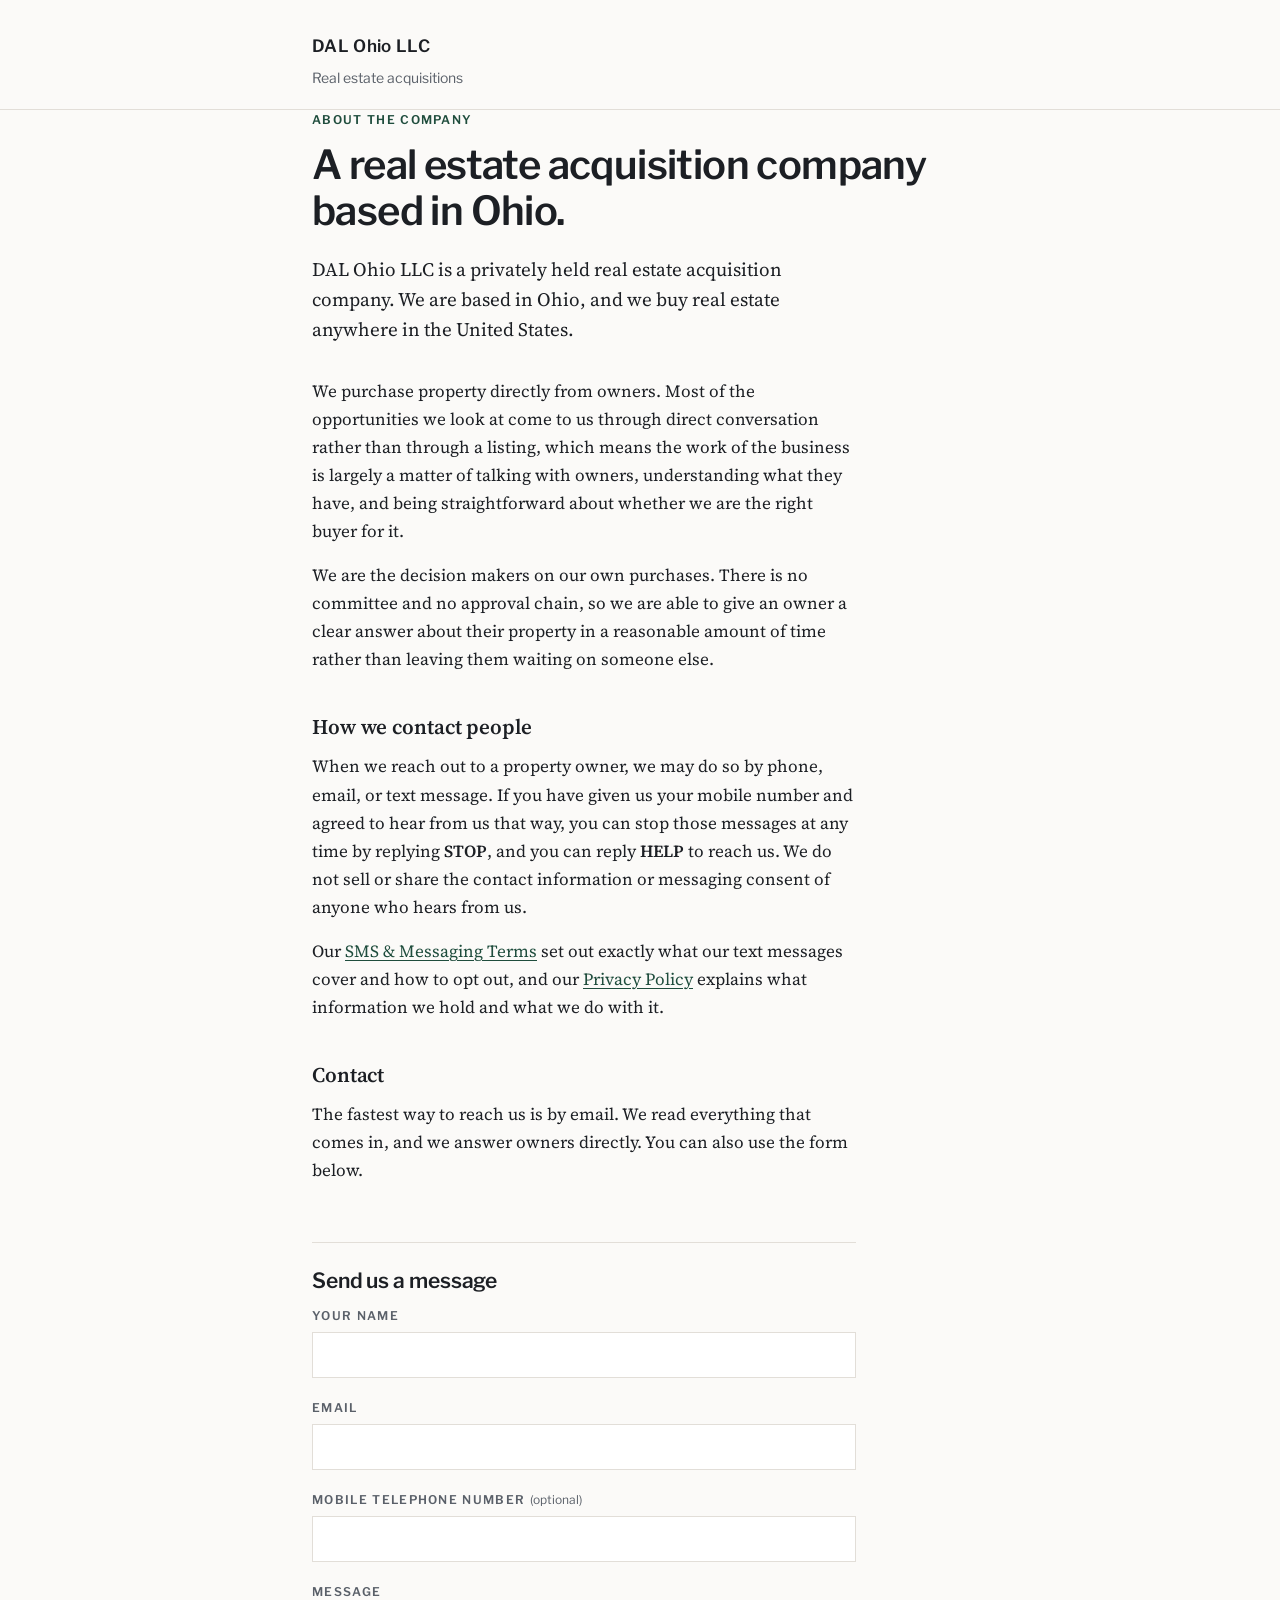
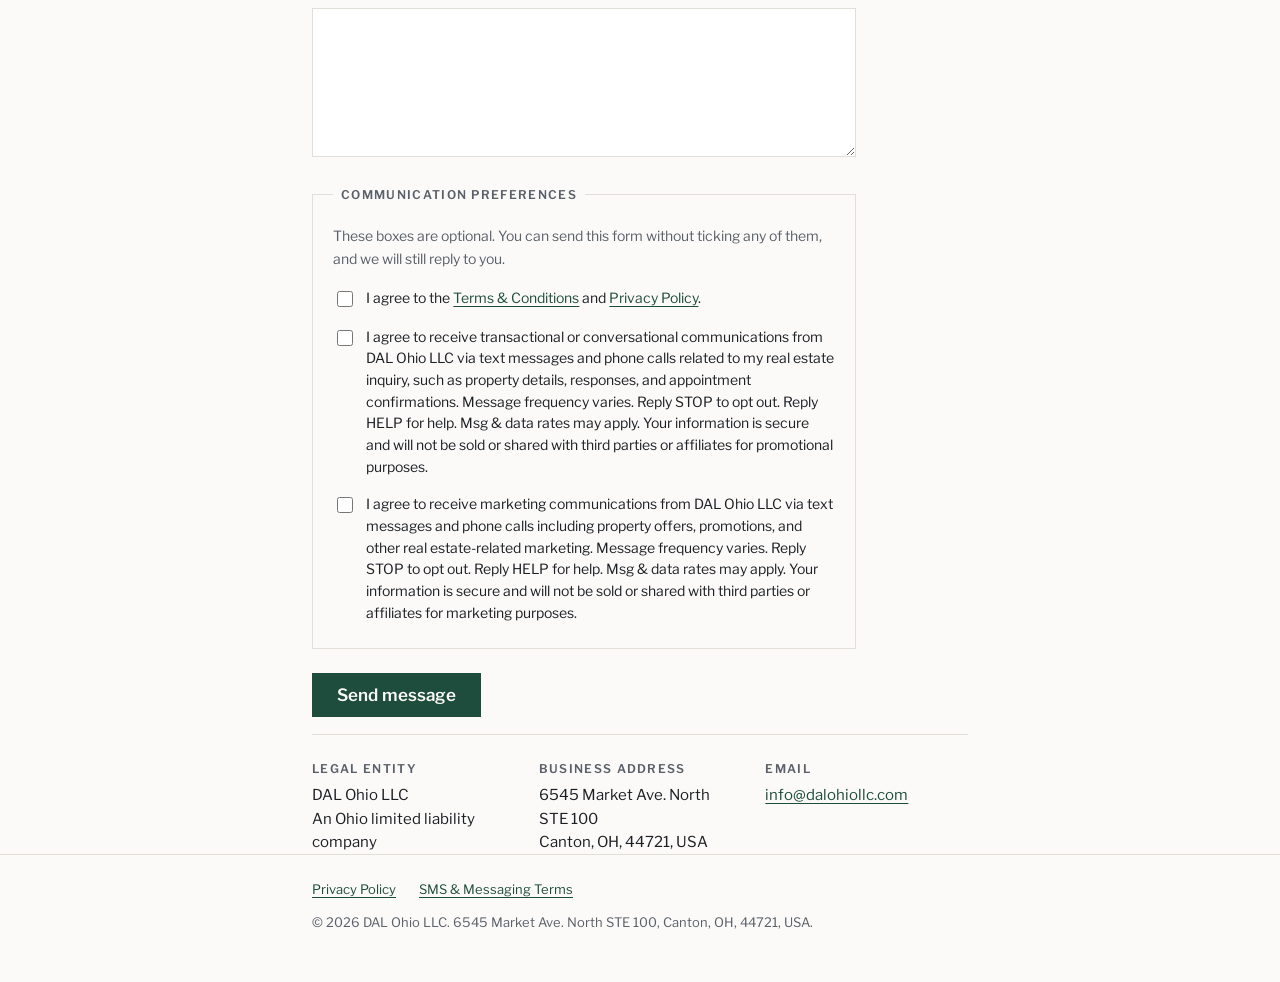
<file: index.html>
<!DOCTYPE html>
<html lang="en">
<head>
<meta charset="utf-8">
<meta name="viewport" content="width=device-width, initial-scale=1">
<title>DAL Ohio LLC — Real Estate Acquisitions</title>
<meta name="description" content="DAL Ohio LLC is a real estate acquisition company based in Ohio. We purchase real estate anywhere in the United States.">
<link rel="preconnect" href="https://fonts.googleapis.com">
<link rel="preconnect" href="https://fonts.gstatic.com" crossorigin>
<link href="https://fonts.googleapis.com/css2?family=Libre+Franklin:wght@400;600&family=Source+Serif+4:opsz,wght@8..60,400&display=swap" rel="stylesheet">
<link rel="stylesheet" href="styles.css">
</head>
<body>

<header class="masthead">
  <div class="wrap">
    <a class="wordmark" href="index.html">DAL Ohio LLC</a>
    <p>Real estate acquisitions</p>
  </div>
</header>

<main class="wrap">
  <p class="eyebrow">About the company</p>
  <h1>A real estate acquisition company based in Ohio.</h1>

  <p class="lede">
    DAL Ohio LLC is a privately held real estate acquisition company. We are based in Ohio,
    and we buy real estate anywhere in the United States.
  </p>

  <div class="prose">
    <p>
      We purchase property directly from owners. Most of the opportunities we look at come to us
      through direct conversation rather than through a listing, which means the work of the
      business is largely a matter of talking with owners, understanding what they have, and being
      straightforward about whether we are the right buyer for it.
    </p>
    <p>
      We are the decision makers on our own purchases. There is no committee and no approval chain,
      so we are able to give an owner a clear answer about their property in a reasonable amount of
      time rather than leaving them waiting on someone else.
    </p>

    <h2>How we contact people</h2>
    <p>
      When we reach out to a property owner, we may do so by phone, email, or text message. If you
      have given us your mobile number and agreed to hear from us that way, you can stop those
      messages at any time by replying <strong>STOP</strong>, and you can reply
      <strong>HELP</strong> to reach us. We do not sell or share the contact information or
      messaging consent of anyone who hears from us.
    </p>
    <p>
      Our <a href="sms-terms.html">SMS &amp; Messaging Terms</a> set out exactly what our text
      messages cover and how to opt out, and our <a href="privacy.html">Privacy Policy</a>
      explains what information we hold and what we do with it.
    </p>

    <h2>Contact</h2>
    <p>
      The fastest way to reach us is by email. We read everything that comes in, and we answer
      owners directly. You can also use the form below.
    </p>
  </div>

  <form class="contact" name="contact" method="POST" data-netlify="true" netlify-honeypot="bot-field">
    <input type="hidden" name="form-name" value="contact">
    <p class="hp"><label>Leave this field empty <input name="bot-field" tabindex="-1" autocomplete="off"></label></p>

    <h2>Send us a message</h2>

    <p class="field">
      <label for="name">Your name</label>
      <input id="name" name="name" type="text" autocomplete="name" required>
    </p>

    <p class="field">
      <label for="email">Email</label>
      <input id="email" name="email" type="email" autocomplete="email" required>
    </p>

    <p class="field">
      <label for="phone">Mobile telephone number <span class="opt">(optional)</span></label>
      <input id="phone" name="phone" type="tel" autocomplete="tel">
    </p>

    <p class="field">
      <label for="message">Message</label>
      <textarea id="message" name="message" rows="5"></textarea>
    </p>

    <fieldset class="consent">
      <legend>Communication preferences</legend>
      <p class="consent-note">
        These boxes are optional. You can send this form without ticking any of them, and we will
        still reply to you.
      </p>

      <p class="check">
        <input id="agree-terms" name="agree-terms" type="checkbox" value="yes">
        <label for="agree-terms">I agree to the <a href="sms-terms.html">Terms &amp; Conditions</a>
        and <a href="privacy.html">Privacy Policy</a>.</label>
      </p>

      <p class="check">
        <input id="agree-transactional" name="agree-transactional" type="checkbox" value="yes">
        <label for="agree-transactional">I agree to receive transactional or conversational
        communications from DAL Ohio LLC via text messages and phone calls related to my real estate
        inquiry, such as property details, responses, and appointment confirmations. Message
        frequency varies. Reply STOP to opt out. Reply HELP for help. Msg &amp; data rates may
        apply. Your information is secure and will not be sold or shared with third parties or
        affiliates for promotional purposes.</label>
      </p>

      <p class="check">
        <input id="agree-marketing" name="agree-marketing" type="checkbox" value="yes">
        <label for="agree-marketing">I agree to receive marketing communications from DAL Ohio LLC
        via text messages and phone calls including property offers, promotions, and other real
        estate-related marketing. Message frequency varies. Reply STOP to opt out. Reply HELP for
        help. Msg &amp; data rates may apply. Your information is secure and will not be sold or
        shared with third parties or affiliates for marketing purposes.</label>
      </p>
    </fieldset>

    <p><button type="submit">Send message</button></p>
  </form>

  <dl class="facts">
    <div>
      <dt>Legal entity</dt>
      <dd>DAL Ohio LLC<br>An Ohio limited liability company</dd>
    </div>
    <div>
      <dt>Business address</dt>
      <dd>6545 Market Ave. North STE 100<br>Canton, OH, 44721, USA</dd>
    </div>
    <div>
      <dt>Email</dt>
      <dd><a href="mailto:info@dalohiollc.com">info@dalohiollc.com</a></dd>
    </div>
  </dl>
</main>

<footer>
  <div class="wrap">
    <nav aria-label="Legal">
      <a href="privacy.html">Privacy Policy</a>
      <a href="sms-terms.html">SMS &amp; Messaging Terms</a>
    </nav>
    <p>&copy; 2026 DAL Ohio LLC. 6545 Market Ave. North STE 100, Canton, OH, 44721, USA.</p>
  </div>
</footer>

</body>
</html>
</file>
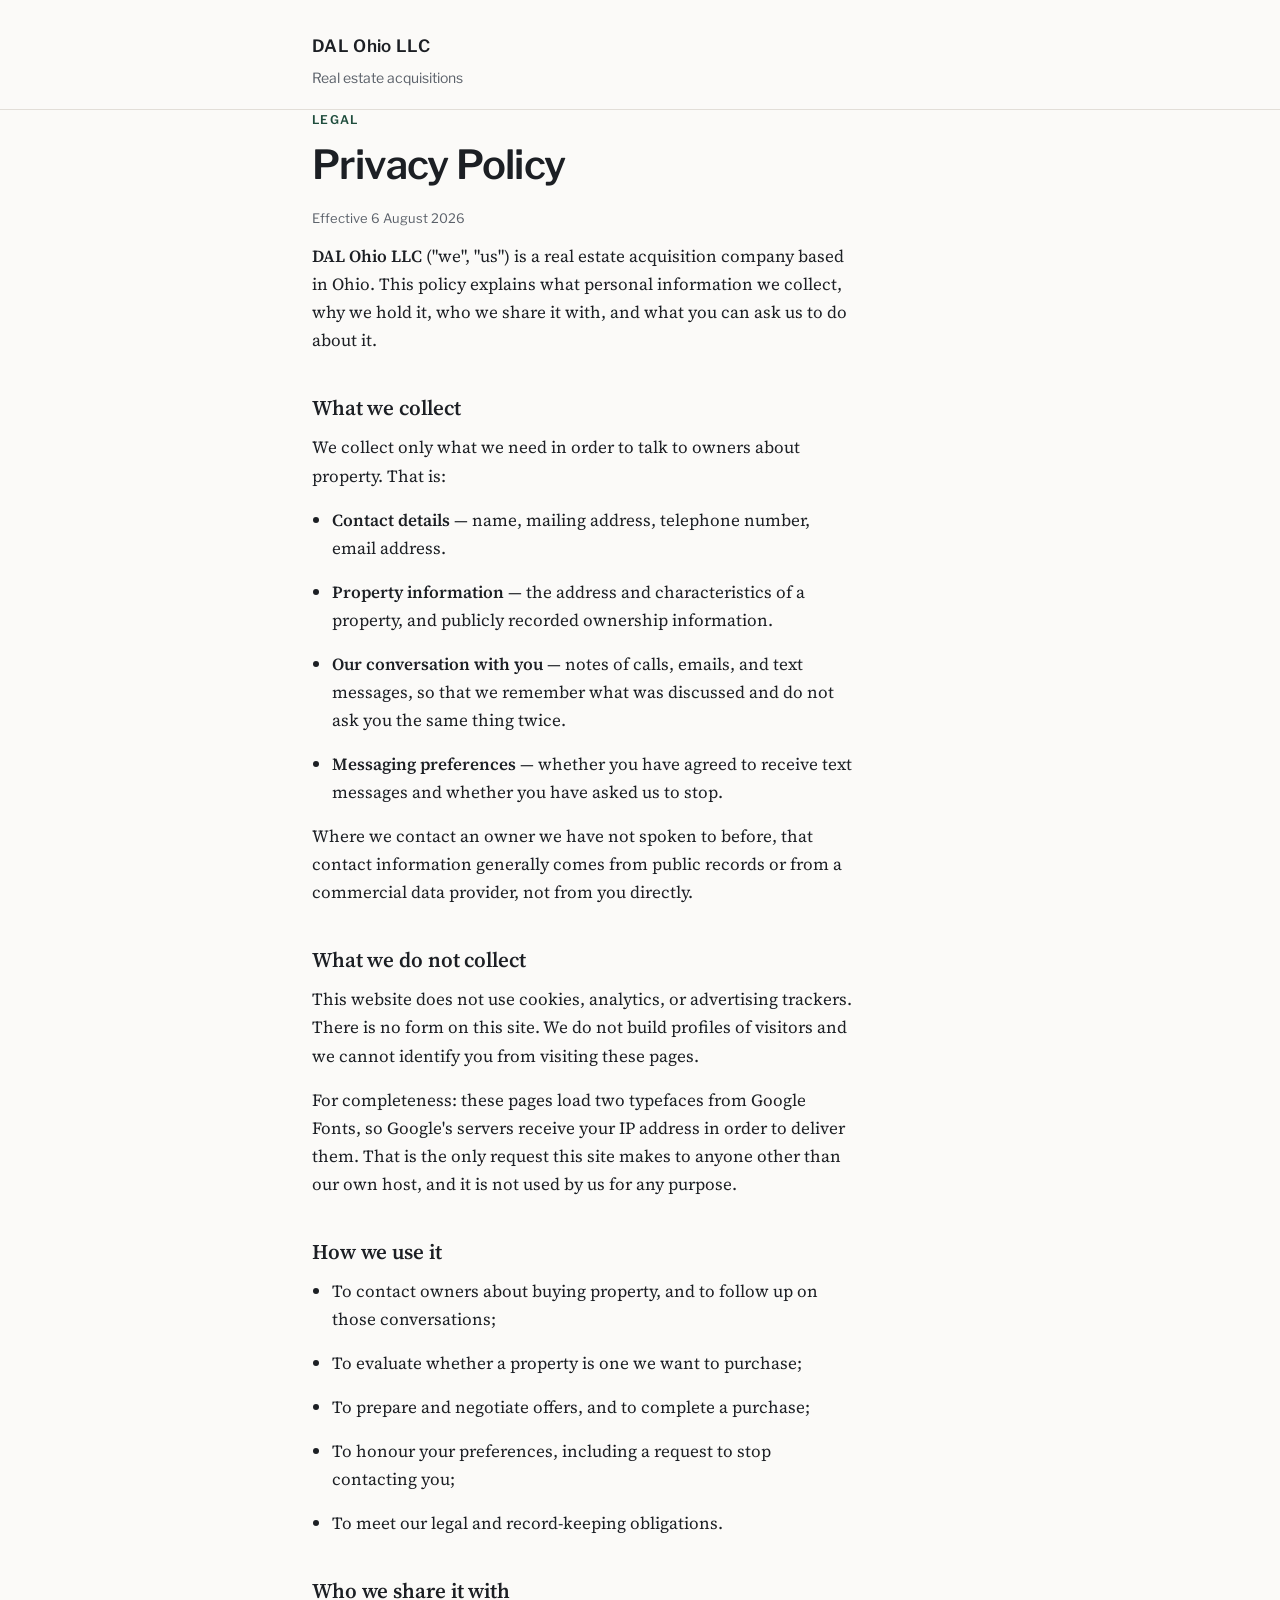
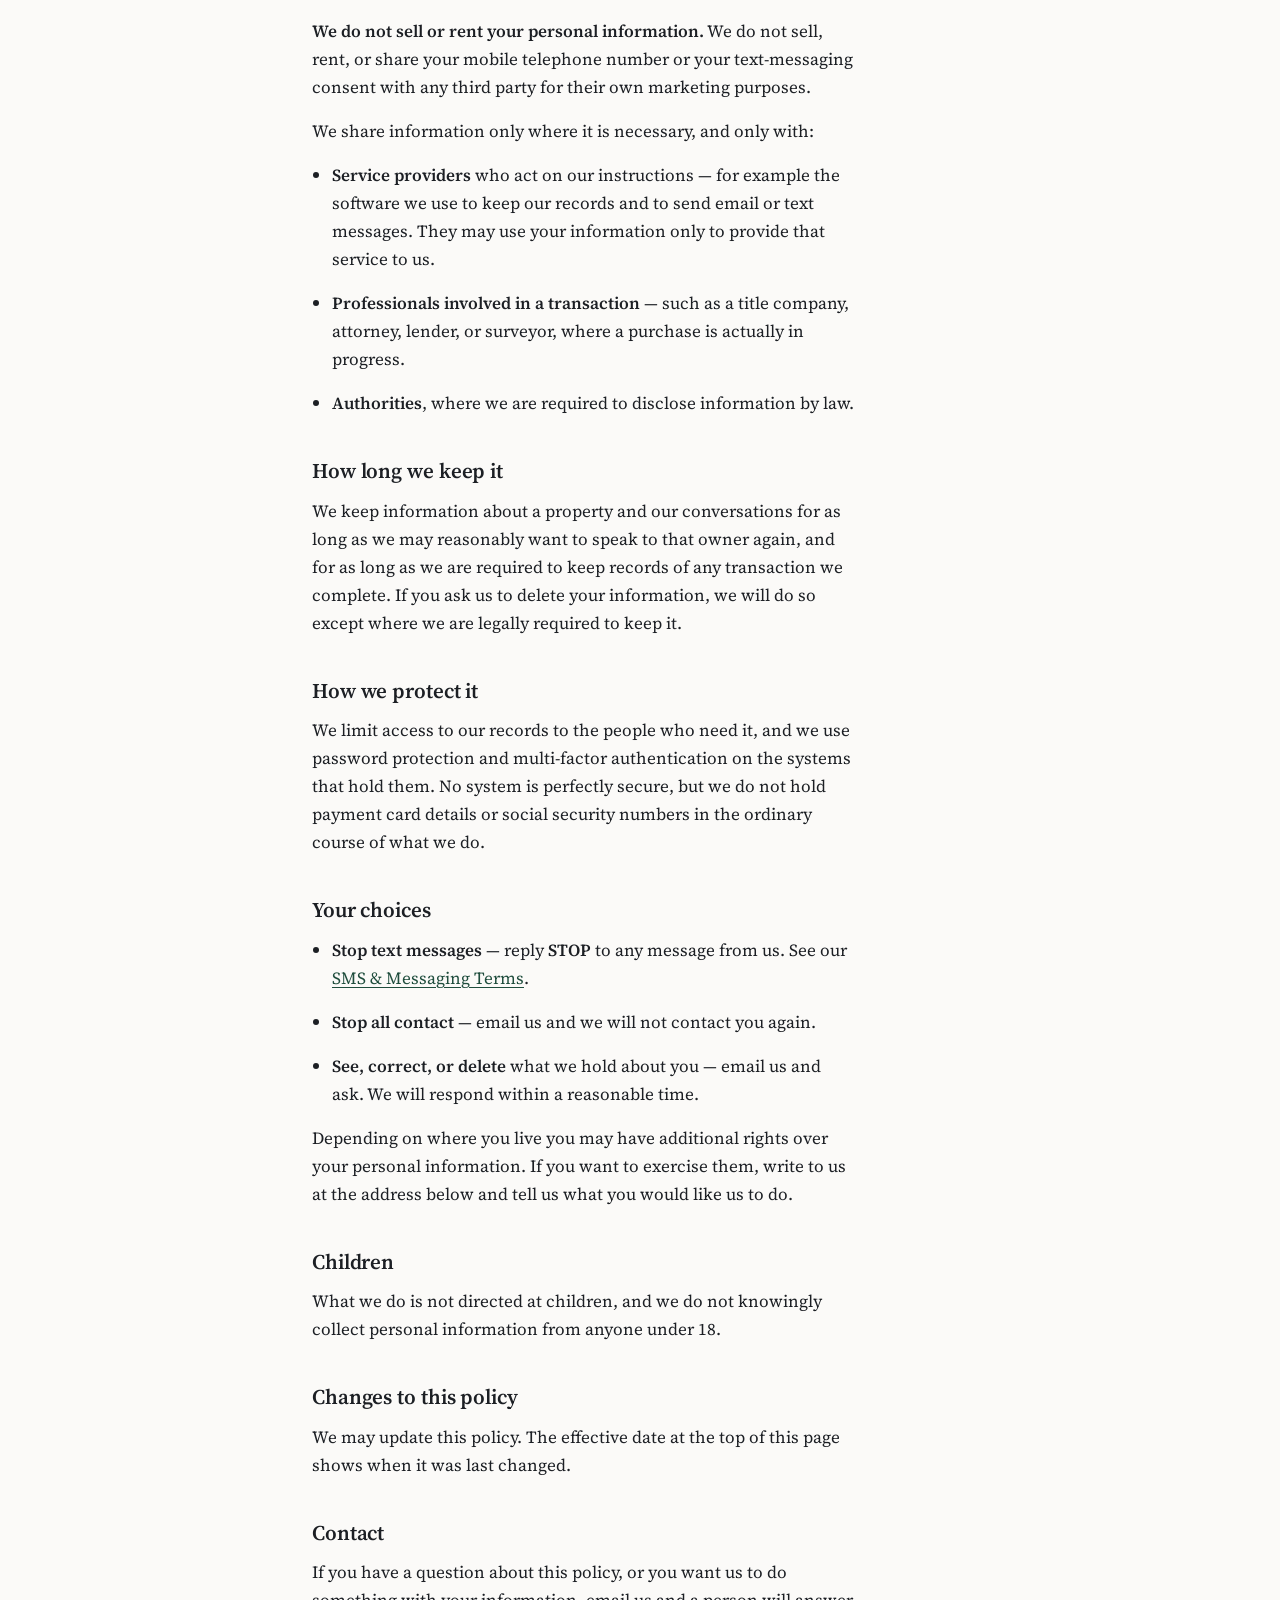
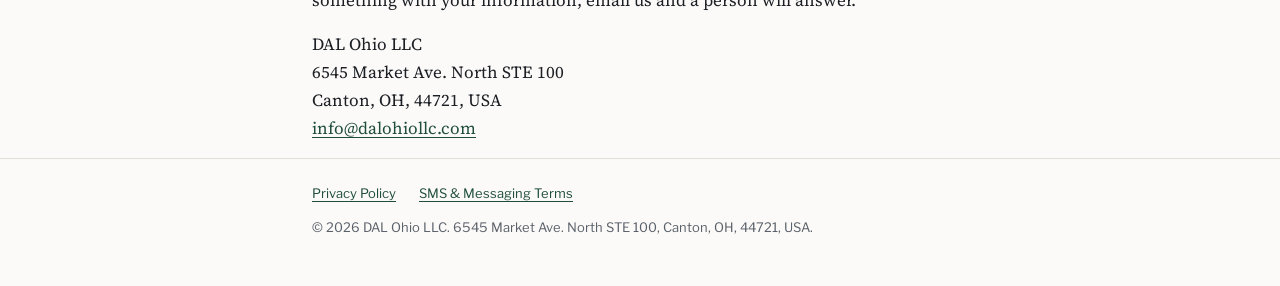
<file: privacy.html>
<!DOCTYPE html>
<html lang="en">
<head>
<meta charset="utf-8">
<meta name="viewport" content="width=device-width, initial-scale=1">
<title>Privacy Policy — DAL Ohio LLC</title>
<meta name="description" content="Privacy Policy for DAL Ohio LLC: what information we collect, how we use it, who we share it with, and how to ask us to correct or delete it.">
<link rel="preconnect" href="https://fonts.googleapis.com">
<link rel="preconnect" href="https://fonts.gstatic.com" crossorigin>
<link href="https://fonts.googleapis.com/css2?family=Libre+Franklin:wght@400;600&family=Source+Serif+4:opsz,wght@8..60,400&display=swap" rel="stylesheet">
<link rel="stylesheet" href="styles.css">
</head>
<body>

<header class="masthead">
  <div class="wrap">
    <a class="wordmark" href="index.html">DAL Ohio LLC</a>
    <p>Real estate acquisitions</p>
  </div>
</header>

<main class="wrap">
  <p class="eyebrow">Legal</p>
  <h1>Privacy Policy</h1>
  <p class="updated">Effective 6 August 2026</p>

  <div class="prose">
    <p>
      <strong>DAL Ohio LLC</strong> ("we", "us") is a real estate acquisition company based in Ohio.
      This policy explains what personal information we collect, why we hold it, who we share it
      with, and what you can ask us to do about it.
    </p>

    <h2>What we collect</h2>
    <p>We collect only what we need in order to talk to owners about property. That is:</p>
    <ul>
      <li><strong>Contact details</strong> — name, mailing address, telephone number, email address.</li>
      <li><strong>Property information</strong> — the address and characteristics of a property, and
        publicly recorded ownership information.</li>
      <li><strong>Our conversation with you</strong> — notes of calls, emails, and text messages, so
        that we remember what was discussed and do not ask you the same thing twice.</li>
      <li><strong>Messaging preferences</strong> — whether you have agreed to receive text messages
        and whether you have asked us to stop.</li>
    </ul>
    <p>
      Where we contact an owner we have not spoken to before, that contact information generally
      comes from public records or from a commercial data provider, not from you directly.
    </p>

    <h2>What we do not collect</h2>
    <p>
      This website does not use cookies, analytics, or advertising trackers. There is no form on this
      site. We do not build profiles of visitors and we cannot identify you from visiting these
      pages.
    </p>
    <p>
      For completeness: these pages load two typefaces from Google Fonts, so Google's servers receive
      your IP address in order to deliver them. That is the only request this site makes to anyone
      other than our own host, and it is not used by us for any purpose.
    </p>

    <h2>How we use it</h2>
    <ul>
      <li>To contact owners about buying property, and to follow up on those conversations;</li>
      <li>To evaluate whether a property is one we want to purchase;</li>
      <li>To prepare and negotiate offers, and to complete a purchase;</li>
      <li>To honour your preferences, including a request to stop contacting you;</li>
      <li>To meet our legal and record-keeping obligations.</li>
    </ul>

    <h2>Who we share it with</h2>
    <p>
      <strong>We do not sell or rent your personal information.</strong> We do not sell, rent, or
      share your mobile telephone number or your text-messaging consent with any third party for
      their own marketing purposes.
    </p>
    <p>We share information only where it is necessary, and only with:</p>
    <ul>
      <li><strong>Service providers</strong> who act on our instructions — for example the software
        we use to keep our records and to send email or text messages. They may use your information
        only to provide that service to us.</li>
      <li><strong>Professionals involved in a transaction</strong> — such as a title company,
        attorney, lender, or surveyor, where a purchase is actually in progress.</li>
      <li><strong>Authorities</strong>, where we are required to disclose information by law.</li>
    </ul>

    <h2>How long we keep it</h2>
    <p>
      We keep information about a property and our conversations for as long as we may reasonably
      want to speak to that owner again, and for as long as we are required to keep records of any
      transaction we complete. If you ask us to delete your information, we will do so except where
      we are legally required to keep it.
    </p>

    <h2>How we protect it</h2>
    <p>
      We limit access to our records to the people who need it, and we use password protection and
      multi-factor authentication on the systems that hold them. No system is perfectly secure, but
      we do not hold payment card details or social security numbers in the ordinary course of what
      we do.
    </p>

    <h2>Your choices</h2>
    <ul>
      <li><strong>Stop text messages</strong> — reply <strong>STOP</strong> to any message from us.
        See our <a href="sms-terms.html">SMS &amp; Messaging Terms</a>.</li>
      <li><strong>Stop all contact</strong> — email us and we will not contact you again.</li>
      <li><strong>See, correct, or delete</strong> what we hold about you — email us and ask. We will
        respond within a reasonable time.</li>
    </ul>
    <p>
      Depending on where you live you may have additional rights over your personal information. If
      you want to exercise them, write to us at the address below and tell us what you would like us
      to do.
    </p>

    <h2>Children</h2>
    <p>
      What we do is not directed at children, and we do not knowingly collect personal information
      from anyone under 18.
    </p>

    <h2>Changes to this policy</h2>
    <p>
      We may update this policy. The effective date at the top of this page shows when it was last
      changed.
    </p>

    <h2>Contact</h2>
    <p>
      If you have a question about this policy, or you want us to do something with your
      information, email us and a person will answer.
    </p>
    <p>
      DAL Ohio LLC<br>
      6545 Market Ave. North STE 100<br>
      Canton, OH, 44721, USA<br>
      <a href="mailto:info@dalohiollc.com">info@dalohiollc.com</a>
    </p>
  </div>
</main>

<footer>
  <div class="wrap">
    <nav aria-label="Legal">
      <a href="privacy.html">Privacy Policy</a>
      <a href="sms-terms.html">SMS &amp; Messaging Terms</a>
    </nav>
    <p>&copy; 2026 DAL Ohio LLC. 6545 Market Ave. North STE 100, Canton, OH, 44721, USA.</p>
  </div>
</footer>

</body>
</html>
</file>
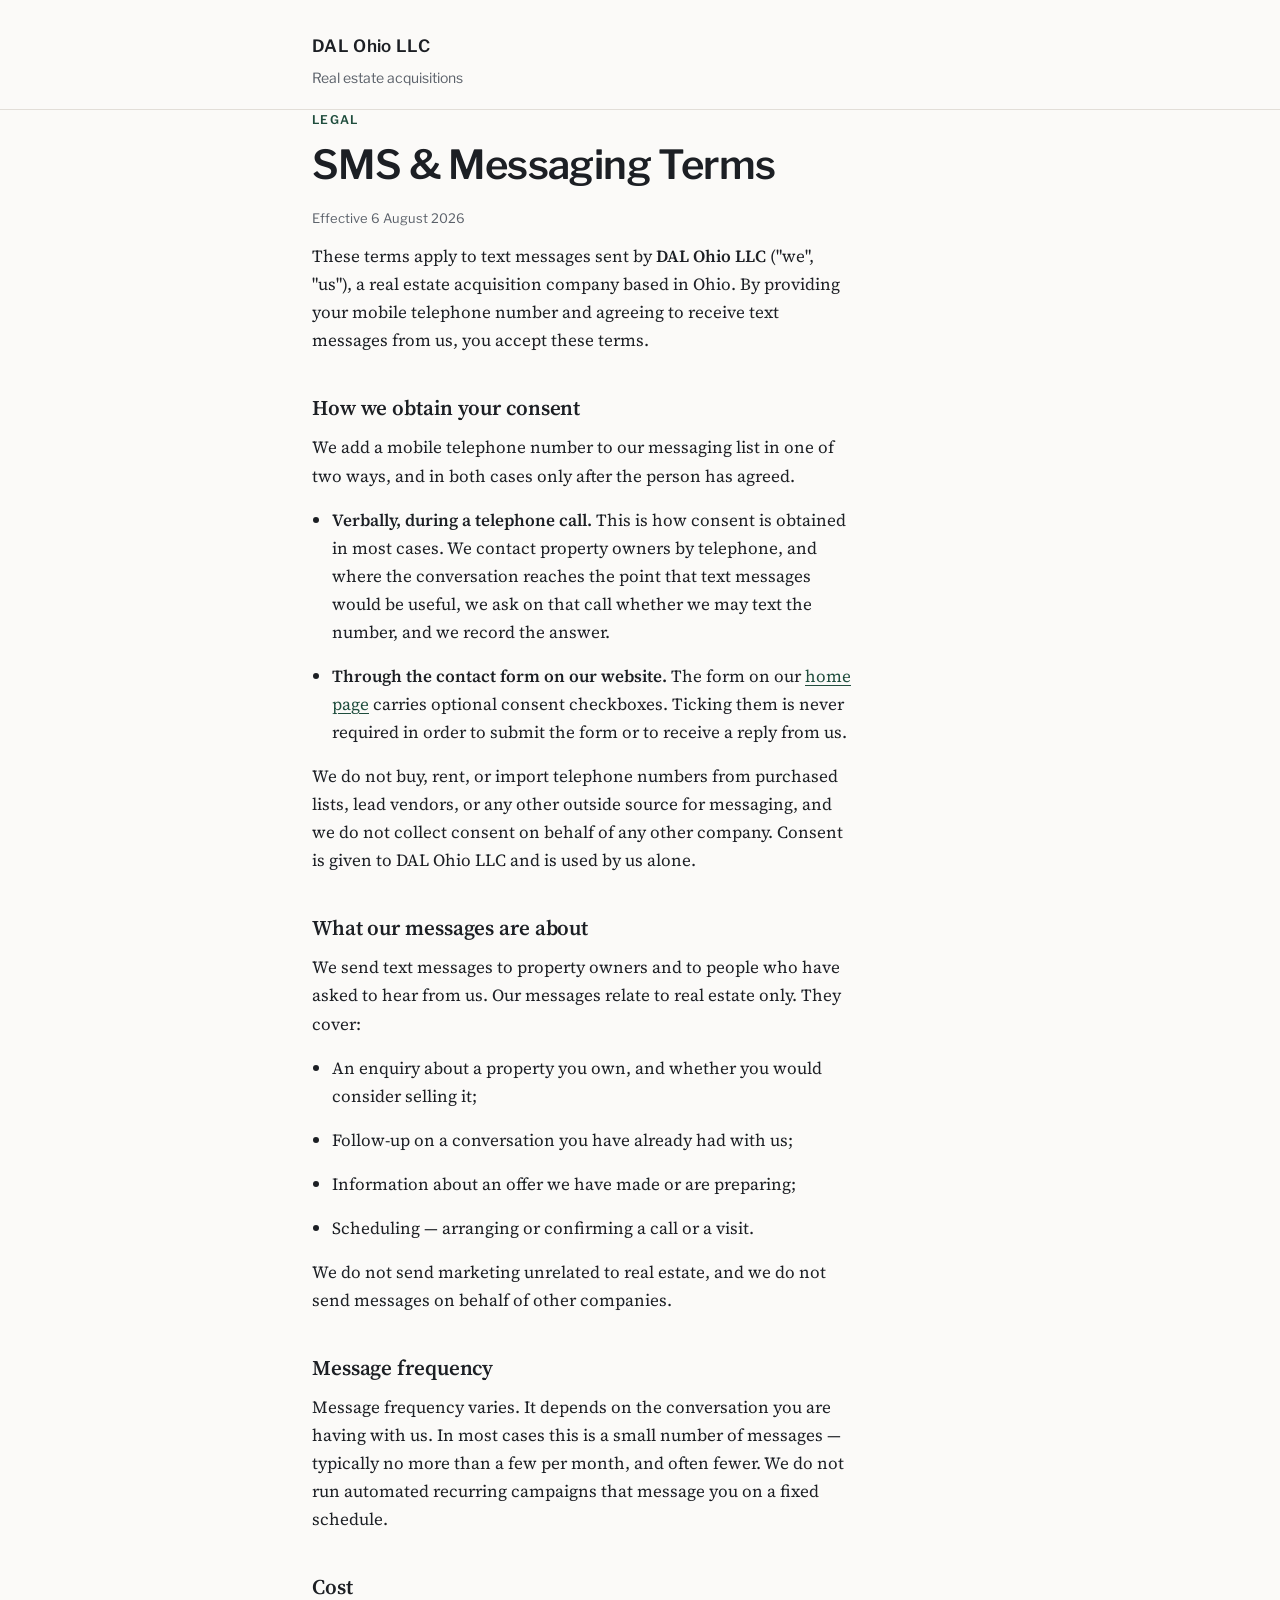
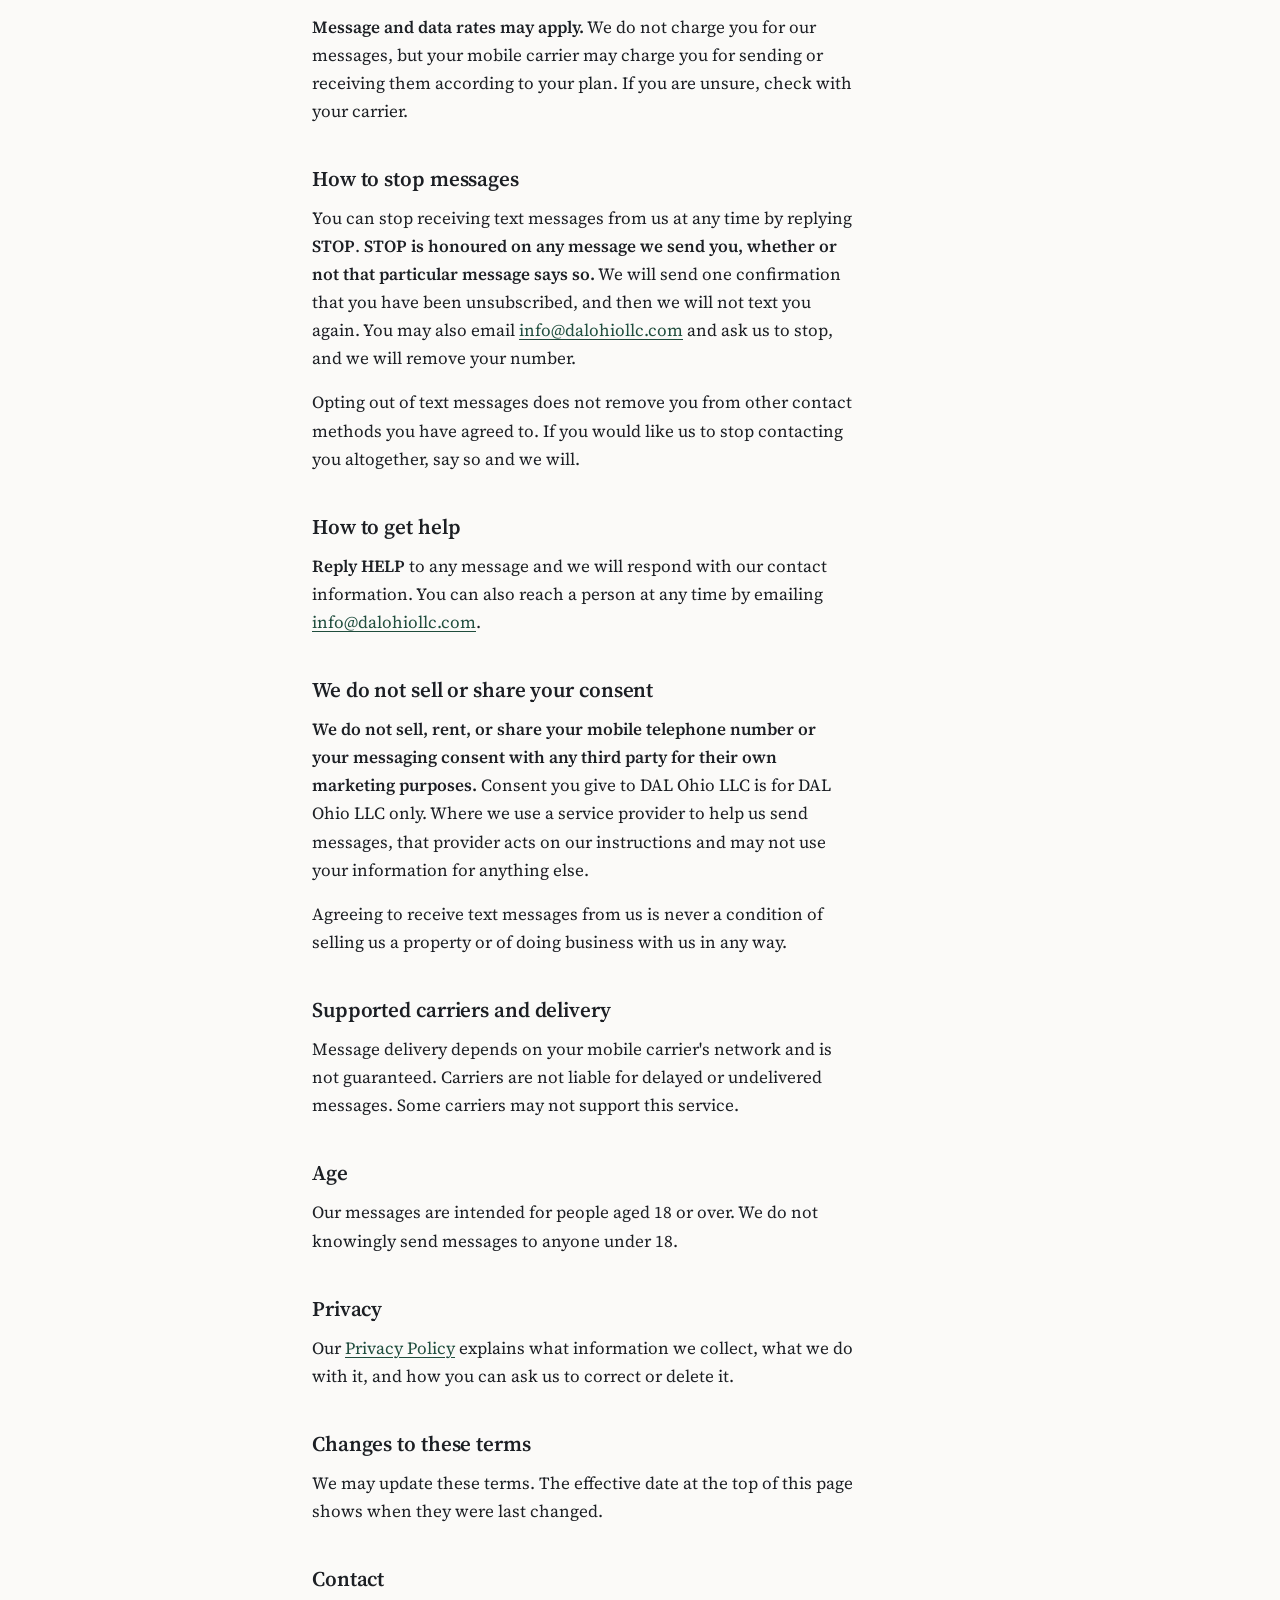
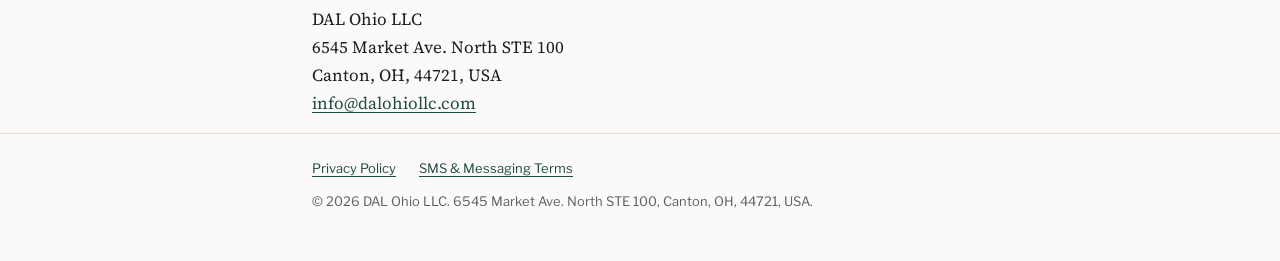
<file: sms-terms.html>
<!DOCTYPE html>
<html lang="en">
<head>
<meta charset="utf-8">
<meta name="viewport" content="width=device-width, initial-scale=1">
<title>SMS &amp; Messaging Terms — DAL Ohio LLC</title>
<meta name="description" content="SMS and messaging terms for DAL Ohio LLC: message types, frequency, opt-out and help instructions, and our commitment not to sell or share messaging consent.">
<link rel="preconnect" href="https://fonts.googleapis.com">
<link rel="preconnect" href="https://fonts.gstatic.com" crossorigin>
<link href="https://fonts.googleapis.com/css2?family=Libre+Franklin:wght@400;600&family=Source+Serif+4:opsz,wght@8..60,400&display=swap" rel="stylesheet">
<link rel="stylesheet" href="styles.css">
</head>
<body>

<header class="masthead">
  <div class="wrap">
    <a class="wordmark" href="index.html">DAL Ohio LLC</a>
    <p>Real estate acquisitions</p>
  </div>
</header>

<main class="wrap">
  <p class="eyebrow">Legal</p>
  <h1>SMS &amp; Messaging Terms</h1>
  <p class="updated">Effective 6 August 2026</p>

  <div class="prose">
    <p>
      These terms apply to text messages sent by <strong>DAL Ohio LLC</strong> ("we", "us"), a real
      estate acquisition company based in Ohio. By providing your mobile telephone number and
      agreeing to receive text messages from us, you accept these terms.
    </p>

    <h2>How we obtain your consent</h2>
    <p>
      We add a mobile telephone number to our messaging list in one of two ways, and in both cases
      only after the person has agreed.
    </p>
    <ul>
      <li>
        <strong>Verbally, during a telephone call.</strong> This is how consent is obtained in most
        cases. We contact property owners by telephone, and where the conversation reaches the point
        that text messages would be useful, we ask on that call whether we may text the number, and
        we record the answer.
      </li>
      <li>
        <strong>Through the contact form on our website.</strong> The form on our
        <a href="index.html">home page</a> carries optional consent checkboxes. Ticking them is
        never required in order to submit the form or to receive a reply from us.
      </li>
    </ul>
    <p>
      We do not buy, rent, or import telephone numbers from purchased lists, lead vendors, or any
      other outside source for messaging, and we do not collect consent on behalf of any other
      company. Consent is given to DAL Ohio LLC and is used by us alone.
    </p>

    <h2>What our messages are about</h2>
    <p>
      We send text messages to property owners and to people who have asked to hear from us. Our
      messages relate to real estate only. They cover:
    </p>
    <ul>
      <li>An enquiry about a property you own, and whether you would consider selling it;</li>
      <li>Follow-up on a conversation you have already had with us;</li>
      <li>Information about an offer we have made or are preparing;</li>
      <li>Scheduling — arranging or confirming a call or a visit.</li>
    </ul>
    <p>
      We do not send marketing unrelated to real estate, and we do not send messages on behalf of
      other companies.
    </p>

    <h2>Message frequency</h2>
    <p>
      Message frequency varies. It depends on the conversation you are having with us. In most cases
      this is a small number of messages — typically no more than a few per month, and often fewer.
      We do not run automated recurring campaigns that message you on a fixed schedule.
    </p>

    <h2>Cost</h2>
    <p>
      <strong>Message and data rates may apply.</strong> We do not charge you for our messages, but
      your mobile carrier may charge you for sending or receiving them according to your plan. If
      you are unsure, check with your carrier.
    </p>

    <h2>How to stop messages</h2>
    <p>
      You can stop receiving text messages from us at any time by replying <strong>STOP</strong>.
      <strong>STOP is honoured on any message we send you, whether or not that particular message
      says so.</strong> We will send one confirmation that you have been unsubscribed, and then we
      will not text you again. You may also email
      <a href="mailto:info@dalohiollc.com">info@dalohiollc.com</a> and ask us to stop, and we will
      remove your number.
    </p>
    <p>
      Opting out of text messages does not remove you from other contact methods you have agreed to.
      If you would like us to stop contacting you altogether, say so and we will.
    </p>

    <h2>How to get help</h2>
    <p>
      <strong>Reply HELP</strong> to any message and we will respond with our contact information.
      You can also reach a person at any time by emailing
      <a href="mailto:info@dalohiollc.com">info@dalohiollc.com</a>.
    </p>

    <h2>We do not sell or share your consent</h2>
    <p>
      <strong>We do not sell, rent, or share your mobile telephone number or your messaging consent
      with any third party for their own marketing purposes.</strong> Consent you give to DAL Ohio
      LLC is for DAL Ohio LLC only. Where we use a service provider to help us send messages, that
      provider acts on our instructions and may not use your information for anything else.
    </p>
    <p>
      Agreeing to receive text messages from us is never a condition of selling us a property or of
      doing business with us in any way.
    </p>

    <h2>Supported carriers and delivery</h2>
    <p>
      Message delivery depends on your mobile carrier's network and is not guaranteed. Carriers are
      not liable for delayed or undelivered messages. Some carriers may not support this service.
    </p>

    <h2>Age</h2>
    <p>
      Our messages are intended for people aged 18 or over. We do not knowingly send messages to
      anyone under 18.
    </p>

    <h2>Privacy</h2>
    <p>
      Our <a href="privacy.html">Privacy Policy</a> explains what information we collect, what we do
      with it, and how you can ask us to correct or delete it.
    </p>

    <h2>Changes to these terms</h2>
    <p>
      We may update these terms. The effective date at the top of this page shows when they were
      last changed.
    </p>

    <h2>Contact</h2>
    <p>
      DAL Ohio LLC<br>
      6545 Market Ave. North STE 100<br>
      Canton, OH, 44721, USA<br>
      <a href="mailto:info@dalohiollc.com">info@dalohiollc.com</a>
    </p>
  </div>
</main>

<footer>
  <div class="wrap">
    <nav aria-label="Legal">
      <a href="privacy.html">Privacy Policy</a>
      <a href="sms-terms.html">SMS &amp; Messaging Terms</a>
    </nav>
    <p>&copy; 2026 DAL Ohio LLC. 6545 Market Ave. North STE 100, Canton, OH, 44721, USA.</p>
  </div>
</footer>

</body>
</html>
</file>
<file: styles.css>
/* DAL Ohio LLC — Swiss/International direction. Deliberately plain: this site exists
   to be read by a carrier reviewer during A2P 10DLC brand vetting, not to sell.
   No JS, no images, no third-party anything except the two webfonts. */

:root {
  --ink: #1c1f24;
  --paper: #fbfaf8;
  --muted: #5a6069;
  --rule: #e2ded8;
  --accent: #1f4d3d;

  --sans: "Libre Franklin", "Helvetica Neue", Arial, sans-serif;
  --serif: "Source Serif 4", Georgia, serif;

  --text-body: clamp(1rem, 0.96rem + 0.2vw, 1.0625rem);
  --text-h1: clamp(1.75rem, 1.4rem + 1.6vw, 2.5rem);
  --text-h2: clamp(1.125rem, 1.05rem + 0.35vw, 1.3125rem);
  --text-eyebrow: 0.75rem;

  --measure: 34rem;
  --gap: clamp(2.5rem, 2rem + 2vw, 4.5rem);
}

*,
*::before,
*::after {
  box-sizing: border-box;
}

html {
  -webkit-text-size-adjust: 100%;
}

body {
  margin: 0;
  background: var(--paper);
  color: var(--ink);
  font-family: var(--sans);
  font-size: var(--text-body);
  line-height: 1.65;
  text-underline-offset: 0.15em;
}

.wrap {
  max-width: 44rem;
  margin: 0 auto;
  padding: 0 1.5rem;
}

/* ---------- masthead ---------- */

.masthead {
  border-bottom: 1px solid var(--rule);
  padding: 2rem 0 1.25rem;
}

.wordmark {
  display: inline-block;
  font-weight: 600;
  font-size: 1.0625rem;
  letter-spacing: 0.02em;
  color: var(--ink);
  text-decoration: none;
}

.wordmark:hover,
.wordmark:focus-visible {
  color: var(--accent);
}

.masthead p {
  margin: 0.35rem 0 0;
  color: var(--muted);
  font-size: 0.875rem;
}

/* ---------- type ---------- */

main {
  padding: var(--gap) 0;
}

.eyebrow {
  margin: 0 0 0.75rem;
  font-size: var(--text-eyebrow);
  font-weight: 600;
  letter-spacing: 0.11em;
  text-transform: uppercase;
  color: var(--accent);
}

h1 {
  margin: 0 0 1.25rem;
  font-size: var(--text-h1);
  font-weight: 600;
  line-height: 1.15;
  letter-spacing: -0.015em;
  max-width: 28ch;
}

h2 {
  margin: 2.5rem 0 0.75rem;
  font-size: var(--text-h2);
  font-weight: 600;
  line-height: 1.3;
  letter-spacing: -0.005em;
}

.lede {
  font-family: var(--serif);
  font-size: 1.1875rem;
  line-height: 1.6;
  max-width: var(--measure);
  margin: 0 0 2rem;
}

.prose {
  font-family: var(--serif);
  max-width: var(--measure);
}

.prose p,
.prose li {
  margin: 0 0 1rem;
}

.prose ul {
  padding-left: 1.25rem;
  margin: 0 0 1rem;
}

.prose strong {
  font-weight: 600;
}

a {
  color: var(--accent);
  text-decoration-thickness: 1px;
}

a:hover,
a:focus-visible {
  text-decoration-thickness: 2px;
}

:focus-visible {
  outline: 2px solid var(--accent);
  outline-offset: 3px;
}

/* ---------- contact form ---------- */
/* Exists for A2P 10DLC carrier vetting. The three consent checkboxes are the point of
   it: carriers require an opt-in mechanism, and they require that ticking it is NEVER
   mandatory — consent must be freely given. Do not add `required` to a .check input. */

.contact {
  margin: var(--gap) 0 0;
  padding-top: 1.5rem;
  border-top: 1px solid var(--rule);
  max-width: var(--measure);
}

.contact h2 {
  margin-top: 0;
}

/* honeypot: reachable by bots, hidden from people and screen readers alike */
.hp {
  position: absolute;
  width: 1px;
  height: 1px;
  overflow: hidden;
  clip-path: inset(50%);
  white-space: nowrap;
}

.field {
  margin: 0 0 1.25rem;
}

.field label {
  display: block;
  font-size: var(--text-eyebrow);
  font-weight: 600;
  letter-spacing: 0.11em;
  text-transform: uppercase;
  color: var(--muted);
  margin-bottom: 0.35rem;
}

.field .opt {
  text-transform: none;
  letter-spacing: 0;
  font-weight: 400;
}

.field input,
.field textarea {
  width: 100%;
  padding: 0.6rem 0.7rem;
  border: 1px solid var(--rule);
  border-radius: 0;
  background: #fff;
  color: var(--ink);
  font-family: var(--sans);
  font-size: var(--text-body);
  line-height: 1.5;
}

.field textarea {
  resize: vertical;
}

.field input:hover,
.field textarea:hover {
  border-color: var(--muted);
}

.consent {
  margin: 0 0 1.5rem;
  padding: 1.25rem 1.25rem 0.5rem;
  border: 1px solid var(--rule);
}

.consent legend {
  padding: 0 0.5rem;
  font-size: var(--text-eyebrow);
  font-weight: 600;
  letter-spacing: 0.11em;
  text-transform: uppercase;
  color: var(--muted);
}

.consent-note {
  margin: 0 0 1rem;
  font-size: 0.875rem;
  color: var(--muted);
}

.check {
  display: grid;
  grid-template-columns: auto 1fr;
  gap: 0.65rem;
  margin: 0 0 1rem;
  font-size: 0.875rem;
  line-height: 1.55;
}

.check input {
  margin-top: 0.25rem;
  width: 1rem;
  height: 1rem;
  accent-color: var(--accent);
}

.contact button {
  font-family: var(--sans);
  font-size: var(--text-body);
  font-weight: 600;
  color: var(--paper);
  background: var(--accent);
  border: 1px solid var(--accent);
  padding: 0.7rem 1.5rem;
  cursor: pointer;
}

.contact button:hover,
.contact button:focus-visible {
  background: var(--ink);
  border-color: var(--ink);
}

/* ---------- details block: address / contact ---------- */

.facts {
  margin: 0;
  padding: 1.5rem 0 0;
  border-top: 1px solid var(--rule);
  display: grid;
  gap: 1.5rem;
  /* 11rem, not 13 — at the 44rem measure, 13rem orphans Email onto its own row. */
  grid-template-columns: repeat(auto-fit, minmax(11rem, 1fr));
}

.facts dt {
  font-size: var(--text-eyebrow);
  font-weight: 600;
  letter-spacing: 0.11em;
  text-transform: uppercase;
  color: var(--muted);
  margin-bottom: 0.35rem;
}

.facts dd {
  margin: 0;
  font-size: 0.9375rem;
  line-height: 1.55;
}

/* ---------- footer ---------- */

footer {
  border-top: 1px solid var(--rule);
  padding: 1.5rem 0 3rem;
  color: var(--muted);
  font-size: 0.8125rem;
}

footer nav {
  margin-bottom: 0.75rem;
}

footer nav a {
  margin-right: 1.25rem;
}

footer p {
  margin: 0;
  max-width: var(--measure);
}

.updated {
  margin-top: 0.5rem;
  color: var(--muted);
  font-size: 0.8125rem;
}
</file>
